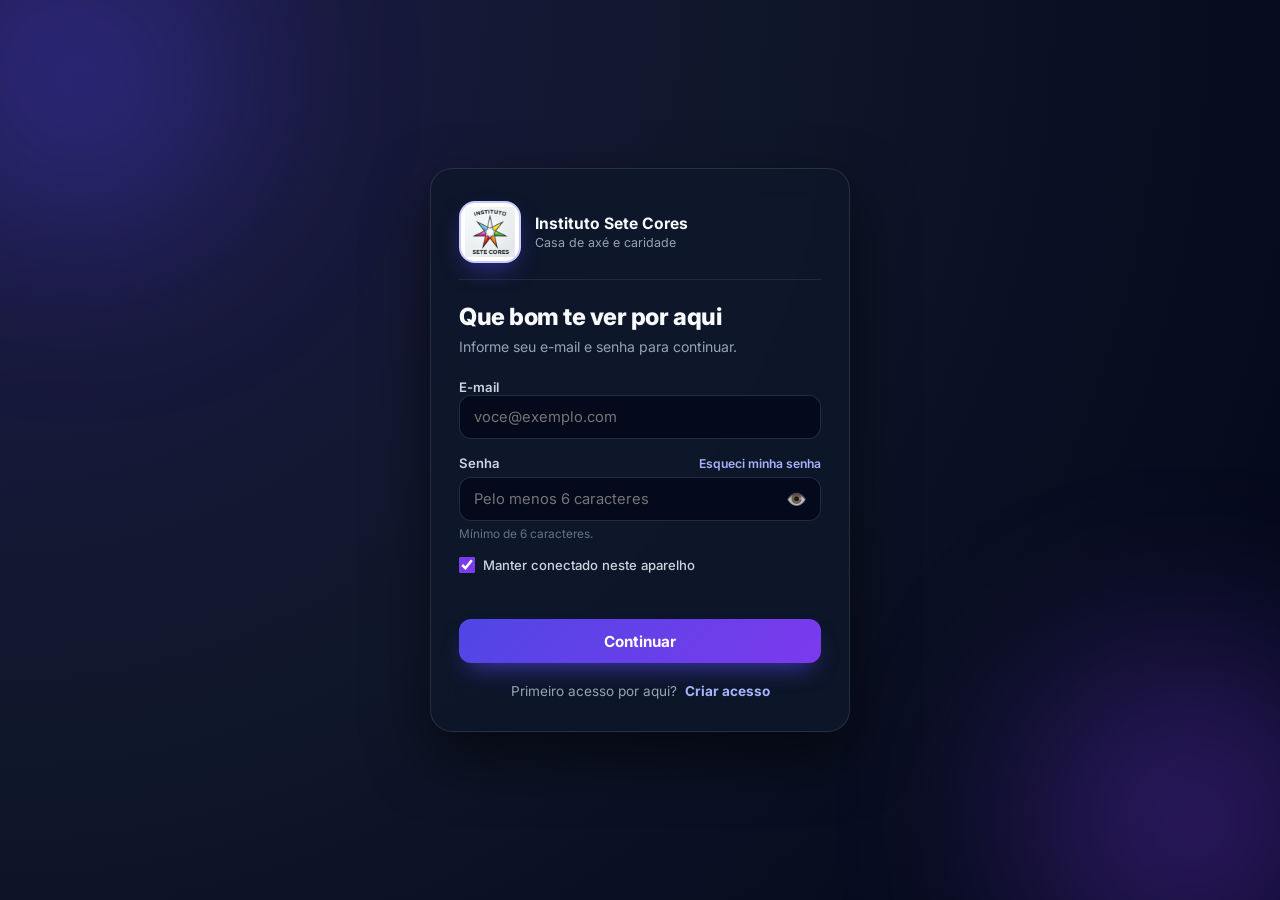
<file: public/login.html>
<!DOCTYPE html>
<html lang="pt-BR">
<head>
  <meta charset="UTF-8">
  <meta name="viewport" content="width=device-width, initial-scale=1.0">
  <title>Instituto Sete Cores • Casa de axé e caridade</title>
  <link rel="preconnect" href="https://fonts.googleapis.com">
  <link rel="preconnect" href="https://fonts.gstatic.com" crossorigin>
  <link href="https://fonts.googleapis.com/css2?family=Inter:wght@400;500;600;700;800&display=swap" rel="stylesheet">
  <link rel="stylesheet" href="style.css">
</head>
<body class="mode-auth">
  <div class="bg-glow bg-glow-1" aria-hidden="true"></div>
  <div class="bg-glow bg-glow-2" aria-hidden="true"></div>

  <!-- TELA DE ENTRADA -->
  <main id="auth-screen" class="container">
    <section class="form-box" aria-labelledby="form-title">
      <div class="brand-header">
        <div class="logo-frame">
          <img
            id="brand-logo"
            src="logo.jpg"
            alt="Logotipo Instituto Sete Cores"
            class="brand-logo-img"
            onerror="this.style.display='none'; document.getElementById('logo-fallback').classList.remove('hidden');"
          >
          <span id="logo-fallback" class="brand-badge hidden" aria-hidden="true">7C</span>
        </div>
        <div class="brand-text">
          <span class="brand-tag">Instituto Sete Cores</span>
          <p class="brand-caption">Casa de axé e caridade</p>
        </div>
      </div>

      <div id="auth-view">
        <h1 id="form-title">Que bom te ver por aqui</h1>
        <p id="form-subtitle">Informe seu e-mail e senha para continuar.</p>

        <form id="auth-form" novalidate>
          <div class="input-group hidden" id="name-group">
            <label for="name">Como podemos te chamar?</label>
            <input type="text" id="name" name="name" placeholder="Seu nome" autocomplete="name">
          </div>

          <div class="input-group">
            <label for="email">E-mail</label>
            <input type="email" id="email" name="email" placeholder="voce@exemplo.com" required autocomplete="email">
          </div>

          <div class="input-group">
            <div class="label-row">
              <label for="password">Senha</label>
              <button type="button" id="forgot-password-btn" class="link-mini">Esqueci minha senha</button>
            </div>
            <div class="password-wrapper">
              <input type="password" id="password" name="password" placeholder="Pelo menos 6 caracteres" required minlength="6" autocomplete="current-password">
              <button type="button" id="toggle-password" title="Mostrar ou ocultar senha" aria-label="Mostrar ou ocultar senha">👁️</button>
            </div>
            <small id="password-hint" class="input-hint">Mínimo de 6 caracteres.</small>
          </div>

          <div class="remember-row">
            <label class="checkbox-label">
              <input type="checkbox" id="keep-logged" checked>
              <span>Manter conectado neste aparelho</span>
            </label>
          </div>

          <div id="feedback" class="feedback" role="status" aria-live="polite"></div>

          <button type="submit" class="btn-submit" id="submit-btn">Continuar</button>
        </form>

        <div class="toggle-mode">
          <span id="toggle-text">Primeiro acesso por aqui?</span>
          <a href="#" id="toggle-link">Criar acesso</a>
        </div>
      </div>
    </section>
  </main>

  <!-- SITE DO INSTITUTO SETE CORES -->
  <div id="terreiro-screen" class="terreiro-shell hidden" aria-label="Site do Instituto Sete Cores">
    <header class="terreiro-topbar">
      <div class="terreiro-brand">
        <div class="logo-frame logo-frame-sm">
          <img
            src="logo.jpg"
            alt="Logotipo Instituto Sete Cores"
            class="brand-logo-img"
            onerror="this.style.display='none'; this.nextElementSibling.classList.remove('hidden');"
          >
          <span class="brand-badge hidden" aria-hidden="true">7C</span>
        </div>
        <div>
          <strong>Instituto Sete Cores</strong>
          <p>Casa de axé e caridade</p>
        </div>
      </div>

      <nav class="site-nav" aria-label="Navegação do site">
        <button type="button" class="nav-tab active" data-section="inicio">Início</button>
        <button type="button" class="nav-tab" data-section="giras">Giras e agenda</button>
        <button type="button" class="nav-tab" data-section="recados">Recados</button>
      </nav>

      <div class="terreiro-actions">
        <span id="header-user-pill" class="user-pill">Conectado</span>
        <button type="button" id="terreiro-logout-btn" class="btn-ghost-sm">Sair</button>
      </div>
    </header>

    <main class="terreiro-content">
      <section id="sec-inicio" class="site-section">
        <div class="hero-card">
          <span class="welcome-badge">Acesso salvo neste aparelho</span>
          <h1 id="terreiro-greeting">Bem-vindo ao Instituto Sete Cores</h1>
          <p>Casa de axé e caridade. Seu acesso fica salvo neste aparelho para você entrar direto nas próximas visitas sem precisar digitar login e senha toda hora.</p>
        </div>

        <div class="grid-two">
          <article class="panel-card">
            <h2>Nossa casa</h2>
            <p class="panel-desc">Espaço de axé, acolhimento espiritual e caridade, reunindo trabalhos, giras e avisos da comunidade.</p>
          </article>

          <article class="panel-card">
            <h2>Atalhos rápidos</h2>
            <p class="panel-desc">Acesse a agenda de giras ou deixe recados rápidos da casa.</p>
            <div class="quick-btns">
              <button type="button" id="go-giras-btn" class="btn-submit">Abrir giras e agenda</button>
              <button type="button" id="go-recados-btn" class="btn-ghost">Abrir recados</button>
            </div>
          </article>
        </div>
      </section>

      <section id="sec-giras" class="site-section hidden">
        <div class="panel-card">
          <h2>Giras e agenda</h2>
          <p class="panel-desc">Registre os dias e horários de trabalho da casa.</p>

          <form id="agenda-form" class="inline-form">
            <input type="text" id="agenda-day" placeholder="Dia (Ex.: Sábado)" required>
            <input type="text" id="agenda-title" placeholder="Atividade (Ex.: Gira - 19h)" required>
            <button type="submit" class="btn-submit btn-inline">Adicionar</button>
          </form>

          <ul id="agenda-list" class="item-list"></ul>
        </div>
      </section>

      <section id="sec-recados" class="site-section hidden">
        <div class="panel-card">
          <h2>Avisos e recados</h2>
          <p class="panel-desc">Deixe lembretes rápidos para o dia a dia da casa.</p>

          <form id="notice-form" class="inline-form">
            <input type="text" id="notice-input" placeholder="Escreva um recado..." required>
            <button type="submit" class="btn-submit btn-inline">Salvar</button>
          </form>

          <ul id="notice-list" class="item-list"></ul>
        </div>
      </section>
    </main>
  </div>

  <script src="script.js"></script>
</body>
</html>
</file>
<file: public/style.css>
* {
  margin: 0;
  padding: 0;
  box-sizing: border-box;
  font-family: 'Inter', 'Segoe UI', Tahoma, Geneva, Verdana, sans-serif;
}

body {
  min-height: 100vh;
  background: radial-gradient(circle at top left, #1e1b4b 0%, #0f172a 48%, #020617 100%);
  color: #f8fafc;
  padding: 20px;
  position: relative;
  overflow-x: hidden;
}

body.mode-auth {
  display: flex;
  align-items: center;
  justify-content: center;
}

.bg-glow {
  position: fixed;
  border-radius: 999px;
  filter: blur(95px);
  pointer-events: none;
  z-index: 0;
  opacity: 0.34;
}

.bg-glow-1 {
  width: 320px;
  height: 320px;
  background: #4f46e5;
  top: -80px;
  left: -80px;
}

.bg-glow-2 {
  width: 340px;
  height: 340px;
  background: #7c3aed;
  bottom: -90px;
  right: -80px;
}

.container {
  width: 100%;
  max-width: 420px;
  position: relative;
  z-index: 1;
}

.form-box {
  background: rgba(15, 23, 42, 0.86);
  backdrop-filter: blur(16px);
  border: 1px solid rgba(148, 163, 184, 0.18);
  border-radius: 22px;
  padding: 32px 28px;
  box-shadow: 0 25px 60px rgba(0, 0, 0, 0.55);
}

.brand-header {
  display: flex;
  align-items: center;
  gap: 14px;
  margin-bottom: 22px;
  padding-bottom: 16px;
  border-bottom: 1px solid rgba(148, 163, 184, 0.14);
}

.logo-frame {
  width: 62px;
  height: 62px;
  border-radius: 16px;
  background: #ffffff;
  border: 2px solid rgba(129, 140, 248, 0.45);
  display: flex;
  align-items: center;
  justify-content: center;
  overflow: hidden;
  flex-shrink: 0;
  box-shadow: 0 10px 24px -8px rgba(79, 70, 229, 0.65);
}

.logo-frame-sm {
  width: 44px;
  height: 44px;
  border-radius: 12px;
}

.brand-logo-img {
  width: 100%;
  height: 100%;
  object-fit: contain;
  padding: 4px;
  display: block;
}

.brand-badge {
  width: 100%;
  height: 100%;
  background: linear-gradient(135deg, #4f46e5, #7c3aed, #c026d3);
  display: flex;
  align-items: center;
  justify-content: center;
  font-weight: 800;
  font-size: 1rem;
  color: #ffffff;
}

.brand-text {
  min-width: 0;
}

.brand-tag {
  display: block;
  font-size: 0.98rem;
  font-weight: 700;
  color: #f8fafc;
}

.brand-caption {
  font-size: 0.78rem;
  color: #94a3b8;
  margin-top: 2px;
}

h1,
h2 {
  font-size: 1.48rem;
  font-weight: 800;
  letter-spacing: -0.02em;
  margin-bottom: 6px;
  color: #f8fafc;
}

#form-subtitle {
  font-size: 0.88rem;
  color: #94a3b8;
  margin-bottom: 22px;
  line-height: 1.45;
}

.input-group {
  margin-bottom: 16px;
}

.hidden {
  display: none !important;
}

.label-row {
  display: flex;
  align-items: center;
  justify-content: space-between;
  gap: 8px;
  margin-bottom: 6px;
}

label {
  display: block;
  font-size: 0.82rem;
  font-weight: 600;
  color: #cbd5e1;
}

.label-row label {
  margin-bottom: 0;
}

.link-mini {
  background: none;
  border: none;
  color: #a5b4fc;
  font-size: 0.76rem;
  font-weight: 600;
  cursor: pointer;
}

.link-mini:hover {
  text-decoration: underline;
  color: #c7d2fe;
}

input[type="text"],
input[type="email"],
input[type="password"] {
  width: 100%;
  padding: 12px 14px;
  border-radius: 12px;
  border: 1px solid rgba(148, 163, 184, 0.22);
  background: rgba(2, 6, 23, 0.72);
  color: #f8fafc;
  font-size: 0.92rem;
  outline: none;
  transition: border-color 0.2s, box-shadow 0.2s;
}

input[type="text"]:focus,
input[type="email"]:focus,
input[type="password"]:focus {
  border-color: #818cf8;
  box-shadow: 0 0 0 3px rgba(129, 140, 248, 0.2);
}

input.invalid {
  border-color: #f87171;
}

.password-wrapper {
  position: relative;
  display: flex;
  align-items: center;
}

.password-wrapper input {
  padding-right: 44px;
}

#toggle-password {
  position: absolute;
  right: 10px;
  background: none;
  border: none;
  cursor: pointer;
  font-size: 1.05rem;
  opacity: 0.75;
  padding: 4px;
}

#toggle-password:hover {
  opacity: 1;
}

.input-hint {
  display: block;
  margin-top: 6px;
  font-size: 0.74rem;
  color: #64748b;
}

.input-hint.ok {
  color: #4ade80;
}

.remember-row {
  margin-bottom: 14px;
}

.checkbox-label {
  display: flex;
  align-items: center;
  gap: 8px;
  font-size: 0.82rem;
  font-weight: 500;
  color: #cbd5e1;
  cursor: pointer;
}

.checkbox-label input[type="checkbox"] {
  width: 16px;
  height: 16px;
  accent-color: #7c3aed;
  cursor: pointer;
}

.feedback {
  font-size: 0.84rem;
  font-weight: 500;
  min-height: 20px;
  margin-bottom: 12px;
  line-height: 1.4;
}

.feedback.error {
  color: #f87171;
}

.feedback.success {
  color: #4ade80;
}

.feedback.info {
  color: #93c5fd;
}

.btn-submit {
  width: 100%;
  padding: 12.5px 16px;
  border: none;
  border-radius: 12px;
  background: linear-gradient(135deg, #4f46e5 0%, #7c3aed 100%);
  color: #ffffff;
  font-weight: 700;
  font-size: 0.95rem;
  cursor: pointer;
  box-shadow: 0 12px 24px -10px rgba(79, 70, 229, 0.8);
  transition: transform 0.12s, opacity 0.2s, filter 0.2s;
}

.btn-submit:hover:not(:disabled) {
  filter: brightness(1.08);
}

.btn-submit:active:not(:disabled) {
  transform: scale(0.99);
}

.btn-submit:disabled {
  opacity: 0.6;
  cursor: not-allowed;
}

.toggle-mode {
  margin-top: 20px;
  text-align: center;
  font-size: 0.85rem;
  color: #94a3b8;
}

.toggle-mode a {
  color: #a5b4fc;
  text-decoration: none;
  font-weight: 700;
  margin-left: 4px;
}

.toggle-mode a:hover {
  text-decoration: underline;
  color: #c7d2fe;
}

.welcome-badge {
  align-self: flex-start;
  display: inline-block;
  padding: 4px 10px;
  border-radius: 999px;
  font-size: 0.72rem;
  font-weight: 700;
  background: rgba(16, 185, 129, 0.16);
  color: #6ee7b7;
  border: 1px solid rgba(16, 185, 129, 0.35);
}

.btn-ghost {
  width: 100%;
  padding: 10px 14px;
  border-radius: 12px;
  border: 1px solid rgba(148, 163, 184, 0.2);
  background: transparent;
  color: #cbd5e1;
  font-size: 0.84rem;
  font-weight: 600;
  cursor: pointer;
  transition: background 0.2s, color 0.2s;
}

.btn-ghost:hover {
  background: rgba(30, 41, 59, 0.75);
  color: #ffffff;
}

.terreiro-shell {
  width: 100%;
  max-width: 980px;
  margin: 0 auto;
  position: relative;
  z-index: 1;
}

.terreiro-topbar {
  background: rgba(15, 23, 42, 0.88);
  backdrop-filter: blur(16px);
  border: 1px solid rgba(148, 163, 184, 0.18);
  border-radius: 20px;
  padding: 12px 16px;
  display: flex;
  align-items: center;
  justify-content: space-between;
  gap: 12px;
  flex-wrap: wrap;
  margin-bottom: 18px;
}

.terreiro-brand {
  display: flex;
  align-items: center;
  gap: 12px;
}

.terreiro-brand strong {
  display: block;
  font-size: 0.95rem;
}

.terreiro-brand p {
  font-size: 0.75rem;
  color: #94a3b8;
}

.site-nav {
  display: flex;
  align-items: center;
  gap: 6px;
  flex-wrap: wrap;
}

.nav-tab {
  background: transparent;
  border: 1px solid transparent;
  color: #cbd5e1;
  padding: 8px 12px;
  border-radius: 10px;
  font-size: 0.84rem;
  font-weight: 600;
  cursor: pointer;
}

.nav-tab:hover {
  background: rgba(30, 41, 59, 0.7);
  color: #ffffff;
}

.nav-tab.active {
  background: rgba(79, 70, 229, 0.24);
  border-color: rgba(129, 140, 248, 0.45);
  color: #e0e7ff;
}

.terreiro-actions {
  display: flex;
  align-items: center;
  gap: 8px;
}

.user-pill {
  padding: 6px 12px;
  border-radius: 999px;
  font-size: 0.78rem;
  font-weight: 600;
  background: rgba(16, 185, 129, 0.14);
  color: #6ee7b7;
  border: 1px solid rgba(16, 185, 129, 0.35);
}

.btn-ghost-sm {
  padding: 8px 12px;
  border-radius: 10px;
  font-size: 0.8rem;
  font-weight: 600;
  cursor: pointer;
  background: transparent;
  color: #cbd5e1;
  border: 1px solid rgba(148, 163, 184, 0.22);
}

.btn-ghost-sm:hover {
  background: rgba(30, 41, 59, 0.85);
  color: #ffffff;
}

.hero-card,
.panel-card {
  background: rgba(15, 23, 42, 0.85);
  backdrop-filter: blur(16px);
  border: 1px solid rgba(148, 163, 184, 0.18);
  border-radius: 20px;
  padding: 22px;
}

.hero-card {
  margin-bottom: 18px;
}

.hero-card h1 {
  margin-top: 8px;
  font-size: 1.55rem;
}

.hero-card p,
.panel-desc {
  color: #94a3b8;
  font-size: 0.88rem;
  line-height: 1.5;
}

.grid-two {
  display: grid;
  grid-template-columns: repeat(2, minmax(0, 1fr));
  gap: 18px;
}

.panel-card h2 {
  font-size: 1.12rem;
  margin-bottom: 6px;
}

.quick-btns {
  margin-top: 14px;
  display: flex;
  flex-direction: column;
  gap: 10px;
}

.inline-form {
  display: flex;
  gap: 8px;
  margin-top: 14px;
  flex-wrap: wrap;
}

.inline-form input {
  flex: 1 1 180px;
}

.btn-inline {
  width: auto;
  padding: 11px 16px;
  font-size: 0.84rem;
  white-space: nowrap;
}

.item-list {
  list-style: none;
  margin-top: 14px;
  display: flex;
  flex-direction: column;
  gap: 8px;
}

.notice-item {
  padding: 11px 13px;
  border-radius: 12px;
  background: rgba(2, 6, 23, 0.65);
  border: 1px solid rgba(148, 163, 184, 0.14);
  display: flex;
  align-items: center;
  justify-content: space-between;
  gap: 10px;
  font-size: 0.86rem;
}

.agenda-meta {
  color: #a5b4fc;
  font-weight: 700;
  margin-right: 6px;
}

.remove-btn {
  background: none;
  border: none;
  color: #f87171;
  font-size: 0.78rem;
  font-weight: 600;
  cursor: pointer;
}

@media (max-width: 760px) {
  .grid-two {
    grid-template-columns: 1fr;
  }

  .btn-inline {
    width: 100%;
  }
}

@media (max-width: 440px) {
  .form-box {
    padding: 26px 20px;
    border-radius: 18px;
  }

  .logo-frame {
    width: 54px;
    height: 54px;
  }

  h1,
  h2 {
    font-size: 1.35rem;
  }
}
</file>
